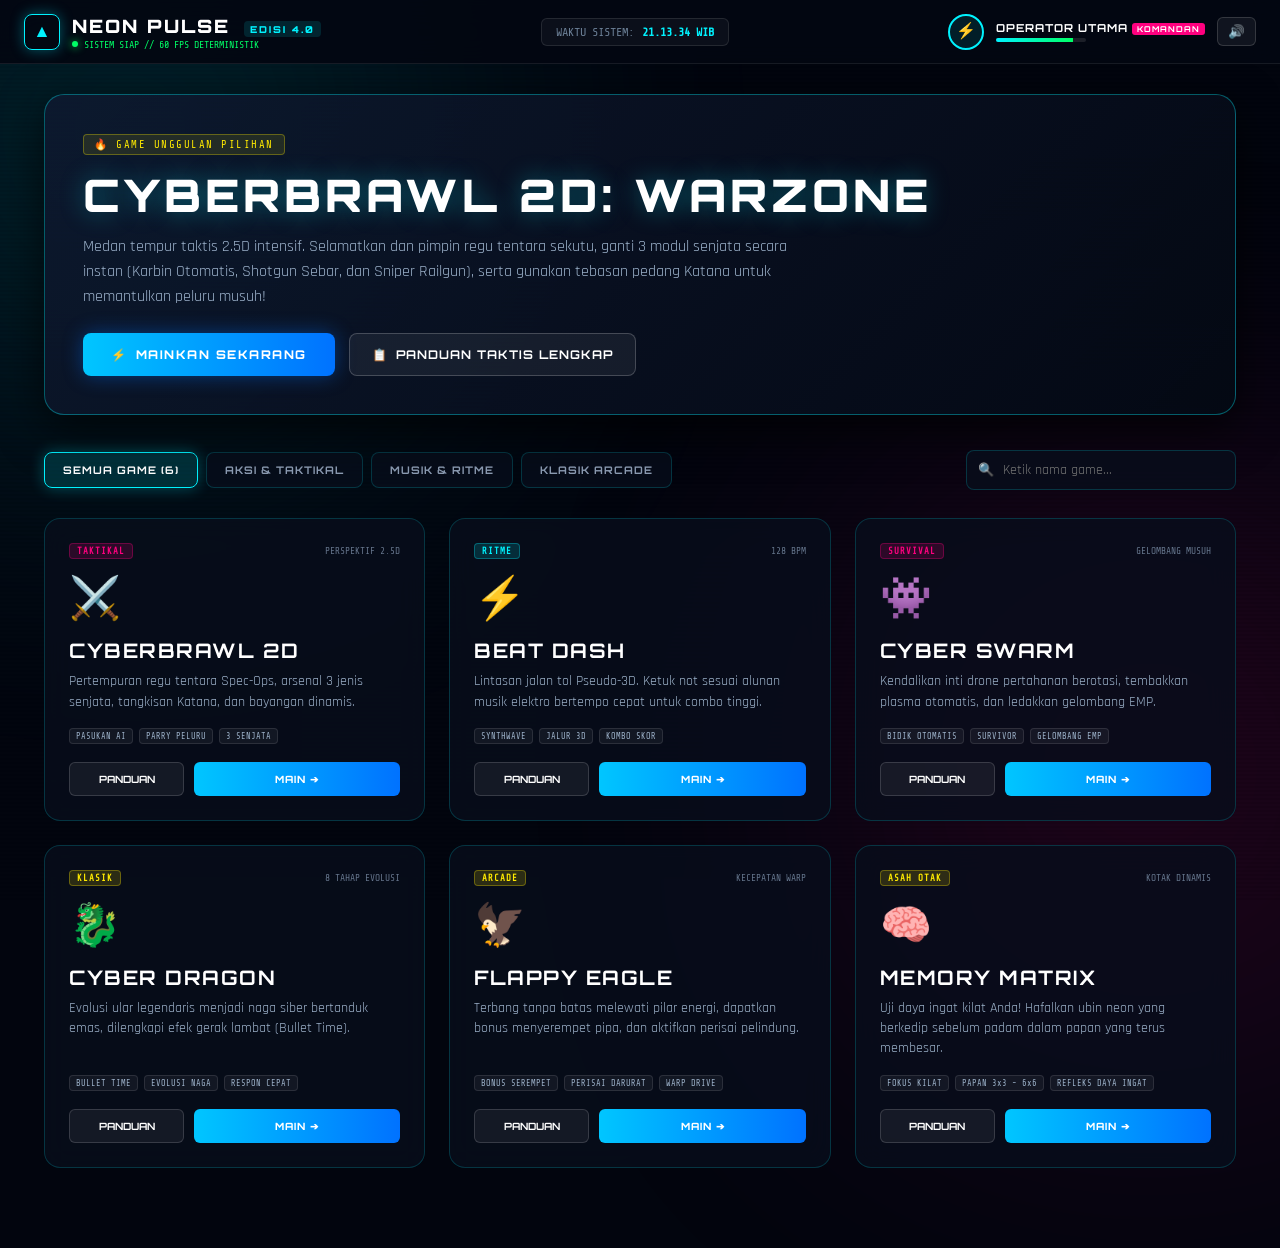
<file: Arcade-Game-Hub/index.html>
<!DOCTYPE html>
<html lang="id">
<head>
  <meta charset="UTF-8">
  <meta name="viewport" content="width=device-width, initial-scale=1.0, maximum-scale=1.0, user-scalable=no">
  <title>NEON PULSE // Portal Game Aksi & Arcade</title>

  <!-- Typography Futuristik -->
  <link rel="preconnect" href="https://fonts.googleapis.com">
  <link rel="preconnect" href="https://fonts.gstatic.com" crossorigin>
  <link href="https://fonts.googleapis.com/css2?family=Orbitron:wght@600;700;800;900&family=Rajdhani:wght@500;600;700&family=Share+Tech+Mono&display=swap" rel="stylesheet">
  
  <link rel="stylesheet" href="style.css">
</head>
<body>

  <!-- Ambient Dynamic Lighting -->
  <div class="ambient-glow bg-cyan"></div>
  <div class="ambient-glow bg-magenta"></div>
  <div class="scanlines-overlay"></div>

  <!-- ========================================================= -->
  <!-- 🌐 HEADER SISTEM (Waktu Nyata, Status Server & Profil)     -->
  <!-- ========================================================= -->
  <header class="os-top-bar">
    <div class="brand-zone">
      <div class="brand-hex">▲</div>
      <div>
        <div class="brand-title">NEON PULSE <span class="os-version">EDISI 4.0</span></div>
        <div class="brand-status"><span class="pulse-dot"></span> SISTEM SIAP // 60 FPS DETERMINISTIK</div>
      </div>
    </div>

    <!-- Jam Digital HUD -->
    <div class="system-clock-card">
      <span class="clock-label">WAKTU SISTEM:</span>
      <span id="hudClock" class="clock-value">00:00:00 WIB</span>
    </div>

    <!-- Profil Operator & Pengatur Audio -->
    <div class="operator-profile">
      <div class="avatar-ring">
        <div class="avatar-img">⚡</div>
      </div>
      <div class="profile-info">
        <div class="operator-id">OPERATOR UTAMA <span class="rank-tag">KOMANDAN</span></div>
        <div class="xp-mini-track">
          <div class="xp-mini-bar" style="width: 85%;"></div>
        </div>
      </div>
      <button id="btnAudioToggle" class="btn-tool" onclick="toggleAudio()" title="Aktif / Matikan Suara">🔊</button>
    </div>
  </header>

  <!-- ========================================================= -->
  <!-- 🏠 LOBBY UTAMA & KATALOG GAME                             -->
  <!-- ========================================================= -->
  <main id="lobbyScreen" class="active">
    
    <!-- Hero Showcase: Game Unggulan -->
    <section class="portal-hero">
      <div class="hero-content">
        <span class="badge-featured">🔥 GAME UNGGULAN PILIHAN</span>
        <h1 class="hero-title">CYBERBRAWL 2D: WARZONE</h1>
        <p class="hero-desc">
          Medan tempur taktis 2.5D intensif. Selamatkan dan pimpin regu tentara sekutu, ganti 3 modul senjata secara instan (Karbin Otomatis, Shotgun Sebar, dan Sniper Railgun), serta gunakan tebasan pedang Katana untuk memantulkan peluru musuh!
        </p>
        <div class="hero-actions">
          <button class="btn-hero-primary" onclick="launchGame('brawl')">
            <span class="btn-icon">⚡</span> MAINKAN SEKARANG
          </button>
          <button class="btn-hero-secondary" onclick="openGameModal('brawl')">
            <span class="btn-icon">📋</span> PANDUAN TAKTIS LENGKAP
          </button>
        </div>
      </div>
    </section>

    <!-- Toolbar: Kategori & Pencarian -->
    <section class="portal-toolbar">
      <div class="filter-tabs" role="tablist">
        <button class="tab-btn active" onclick="filterCategory('all', this)">SEMUA GAME (6)</button>
        <button class="tab-btn" onclick="filterCategory('combat', this)">AKSI & TAKTIKAL</button>
        <button class="tab-btn" onclick="filterCategory('rhythm', this)">MUSIK & RITME</button>
        <button class="tab-btn" onclick="filterCategory('arcade', this)">KLASIK ARCADE</button>
      </div>

      <div class="search-box">
        <span class="search-icon">🔍</span>
        <input type="text" id="gameSearchInput" oninput="handleSearch(this.value)" placeholder="Ketik nama game..." autocomplete="off">
        <span class="search-clear" id="searchClearBtn" onclick="clearSearch()">&times;</span>
      </div>
    </section>

    <!-- Grid Kartu Game 3D Interaktif -->
    <section class="catalog-grid" id="catalogGrid">
      
      <!-- 1. CyberBrawl 2D -->
      <div class="card-3d-wrapper" data-category="combat" data-title="cyberbrawl 2d warzone aksi taktikal tembak perang">
        <div class="card-3d" onclick="launchGame('brawl')">
          <div class="card-glare"></div>
          <div class="card-header">
            <span class="cat-pill combat">TAKTIKAL</span>
            <span class="fps-pill">PERSPEKTIF 2.5D</span>
          </div>
          <div class="card-hero-icon">⚔️</div>
          <h3 class="card-title">CYBERBRAWL 2D</h3>
          <p class="card-summary">Pertempuran regu tentara Spec-Ops, arsenal 3 jenis senjata, tangkisan Katana, dan bayangan dinamis.</p>
          <div class="card-tags">
            <span>PASUKAN AI</span><span>PARRY PELURU</span><span>3 SENJATA</span>
          </div>
          <div class="card-actions">
            <button class="btn-card-intel" onclick="event.stopPropagation(); openGameModal('brawl')">PANDUAN</button>
            <button class="btn-card-deploy">MAIN ➔</button>
          </div>
        </div>
      </div>

      <!-- 2. Beat Dash -->
      <div class="card-3d-wrapper" data-category="rhythm" data-title="beat dash ritme musik lagu synthwave">
        <div class="card-3d" onclick="launchGame('rhythm')">
          <div class="card-glare"></div>
          <div class="card-header">
            <span class="cat-pill rhythm">RITME</span>
            <span class="fps-pill">128 BPM</span>
          </div>
          <div class="card-hero-icon">⚡</div>
          <h3 class="card-title">BEAT DASH</h3>
          <p class="card-summary">Lintasan jalan tol Pseudo-3D. Ketuk not sesuai alunan musik elektro bertempo cepat untuk combo tinggi.</p>
          <div class="card-tags">
            <span>SYNTHWAVE</span><span>JALUR 3D</span><span>KOMBO SKOR</span>
          </div>
          <div class="card-actions">
            <button class="btn-card-intel" onclick="event.stopPropagation(); openGameModal('rhythm')">PANDUAN</button>
            <button class="btn-card-deploy">MAIN ➔</button>
          </div>
        </div>
      </div>

      <!-- 3. Cyber Swarm -->
      <div class="card-3d-wrapper" data-category="combat" data-title="cyber swarm arena survivor robot drone aksi">
        <div class="card-3d" onclick="launchGame('swarm')">
          <div class="card-glare"></div>
          <div class="card-header">
            <span class="cat-pill combat">SURVIVAL</span>
            <span class="fps-pill">GELOMBANG MUSUH</span>
          </div>
          <div class="card-hero-icon">👾</div>
          <h3 class="card-title">CYBER SWARM</h3>
          <p class="card-summary">Kendalikan inti drone pertahanan berotasi, tembakkan plasma otomatis, dan ledakkan gelombang EMP.</p>
          <div class="card-tags">
            <span>BIDIK OTOMATIS</span><span>SURVIVOR</span><span>GELOMBANG EMP</span>
          </div>
          <div class="card-actions">
            <button class="btn-card-intel" onclick="event.stopPropagation(); openGameModal('swarm')">PANDUAN</button>
            <button class="btn-card-deploy">MAIN ➔</button>
          </div>
        </div>
      </div>

      <!-- 4. Cyber Dragon -->
      <div class="card-3d-wrapper" data-category="arcade" data-title="cyber dragon ular snake klasik evolusi naga">
        <div class="card-3d" onclick="launchGame('snake')">
          <div class="card-glare"></div>
          <div class="card-header">
            <span class="cat-pill arcade">KLASIK</span>
            <span class="fps-pill">8 TAHAP EVOLUSI</span>
          </div>
          <div class="card-hero-icon">🐉</div>
          <h3 class="card-title">CYBER DRAGON</h3>
          <p class="card-summary">Evolusi ular legendaris menjadi naga siber bertanduk emas, dilengkapi efek gerak lambat (Bullet Time).</p>
          <div class="card-tags">
            <span>BULLET TIME</span><span>EVOLUSI NAGA</span><span>RESPON CEPAT</span>
          </div>
          <div class="card-actions">
            <button class="btn-card-intel" onclick="event.stopPropagation(); openGameModal('snake')">PANDUAN</button>
            <button class="btn-card-deploy">MAIN ➔</button>
          </div>
        </div>
      </div>

      <!-- 5. Flappy Eagle -->
      <div class="card-3d-wrapper" data-category="arcade" data-title="flappy eagle burung terbang refleks klasik">
        <div class="card-3d" onclick="launchGame('flappy')">
          <div class="card-glare"></div>
          <div class="card-header">
            <span class="cat-pill arcade">ARCADE</span>
            <span class="fps-pill">KECEPATAN WARP</span>
          </div>
          <div class="card-hero-icon">🦅</div>
          <h3 class="card-title">FLAPPY EAGLE</h3>
          <p class="card-summary">Terbang tanpa batas melewati pilar energi, dapatkan bonus menyerempet pipa, dan aktifkan perisai pelindung.</p>
          <div class="card-tags">
            <span>BONUS SEREMPET</span><span>PERISAI DARURAT</span><span>WARP DRIVE</span>
          </div>
          <div class="card-actions">
            <button class="btn-card-intel" onclick="event.stopPropagation(); openGameModal('flappy')">PANDUAN</button>
            <button class="btn-card-deploy">MAIN ➔</button>
          </div>
        </div>
      </div>

      <!-- 6. Memory Matrix -->
      <div class="card-3d-wrapper" data-category="arcade" data-title="memory matrix asah otak memori ubin fokus kuis">
        <div class="card-3d" onclick="launchGame('memory')">
          <div class="card-glare"></div>
          <div class="card-header">
            <span class="cat-pill arcade">ASAH OTAK</span>
            <span class="fps-pill">KOTAK DINAMIS</span>
          </div>
          <div class="card-hero-icon">🧠</div>
          <h3 class="card-title">MEMORY MATRIX</h3>
          <p class="card-summary">Uji daya ingat kilat Anda! Hafalkan ubin neon yang berkedip sebelum padam dalam papan yang terus membesar.</p>
          <div class="card-tags">
            <span>FOKUS KILAT</span><span>PAPAN 3x3 - 6x6</span><span>REFLEKS DAYA INGAT</span>
          </div>
          <div class="card-actions">
            <button class="btn-card-intel" onclick="event.stopPropagation(); openGameModal('memory')">PANDUAN</button>
            <button class="btn-card-deploy">MAIN ➔</button>
          </div>
        </div>
      </div>

    </section>
  </main>

  <!-- ========================================================= -->
  <!-- 📋 MODAL PANDUAN LENGKAP CARA BERMAIN                    -->
  <!-- ========================================================= -->
  <div id="gameModal" class="modal-backdrop">
    <div class="modal-window">
      <div class="modal-header">
        <div class="modal-badge" id="modalBadge">KATEGORI PERMAINAN</div>
        <button class="modal-close" onclick="closeGameModal()">&times;</button>
      </div>

      <div class="modal-body">
        <div class="modal-title-row">
          <span class="modal-icon" id="modalIcon">⚔️</span>
          <div>
            <h2 class="modal-title" id="modalTitle">NAMA GAME</h2>
            <div class="modal-rating" id="modalDifficulty">TINGKAT KESULITAN: ⭐⭐⭐⭐☆</div>
          </div>
        </div>

        <p class="modal-desc" id="modalDesc">Deskripsi misi dan tujuan permainan akan tampil di sini.</p>

        <!-- Ringkasan Statistik -->
        <div class="modal-spec-grid">
          <div class="spec-card">
            <span class="spec-label">REKOR TERTINGGI</span>
            <span class="spec-value highlight" id="modalHighScore">0 POIN</span>
          </div>
          <div class="spec-card">
            <span class="spec-label">ALAT KONTROL</span>
            <span class="spec-value" id="modalControls">KEYBOARD / SENTUH</span>
          </div>
          <div class="spec-card">
            <span class="spec-label">TIPE PERMAINAN</span>
            <span class="spec-value" id="modalEngine">TUNGGAL (OFFLINE)</span>
          </div>
        </div>

        <!-- Panduan Kontrol & Tombol -->
        <div class="modal-section-title">⌨️ PANDUAN KONTROL & TOMBOL</div>
        <div class="modal-controls-table" id="modalControlsTable">
          <!-- Diisi via JavaScript -->
        </div>

        <!-- Trik & Tips Master -->
        <div class="modal-section-title">💡 TRIK & CARA BERTAHAN HIDUP</div>
        <div class="modal-tips-box" id="modalTipsBox">
          <!-- Diisi via JavaScript -->
        </div>
      </div>

      <div class="modal-footer">
        <button class="btn-modal-cancel" onclick="closeGameModal()">TUTUP</button>
        <button class="btn-modal-deploy" id="modalDeployBtn">LUNCURKAN & MAINKAN ➔</button>
      </div>
    </div>
  </div>

  <!-- ========================================================= -->
  <!-- 🕹️ VIEWPORT & KONTROL GAME AKTIF                         -->
  <!-- ========================================================= -->
  <div id="gameScreen">
    <div class="platform-bar">
      <button class="btn-back" onclick="exitToLobby()">
        <span class="key-badge">ESC</span> 🏠 KEMBALI KE LOBBY
      </button>
      <div id="activeGameTitle" class="active-game-title">SEDANG BERMAIN</div>
      <div class="engine-badge">SINTETIK AUDIO // 60 FPS DETERMINISTIK</div>
    </div>

    <div id="viewportContainer" class="arcade-mode">
      <canvas id="gameCanvas" width="720" height="1080"></canvas>

      <!-- HUD Khusus CyberBrawl 2D -->
      <div id="brawlHud" class="brawl-hud hidden">
        <div class="brawl-card player-stats">
          <div class="player-header">
            <span class="badge-level" id="brawlLevel">LV. 1</span>
            <span class="player-name">KOMANDAN_OPERATOR</span>
          </div>
          <div class="bar-container hp-bar-bg">
            <div class="bar-fill hp-bar-fill" id="brawlHpBar"></div>
            <span class="bar-text" id="brawlHpText">180 / 180</span>
          </div>
        </div>

        <div class="brawl-top-right">
          <div class="brawl-card match-info">
            <span>MUSUH AKTIF: <b id="brawlAlive">0</b></span>
            <span>ELIMINASI: <b id="brawlKills">0</b></span>
          </div>
        </div>

        <!-- Indikator Senjata Aktif -->
        <div class="brawl-weapons-deck">
          <div class="wep-card active" id="wepSlot0">
            <span class="wep-key">1</span>
            <span class="wep-name">M4-KARBIN</span>
          </div>
          <div class="wep-card" id="wepSlot1">
            <span class="wep-key">2</span>
            <span class="wep-name">SHOTGUN</span>
          </div>
          <div class="wep-card" id="wepSlot2">
            <span class="wep-key">3</span>
            <span class="wep-name">RAILGUN</span>
          </div>
        </div>
      </div>
    </div>

    <footer class="hud-panel" id="arcadeHudPanel">
      <div class="hud-content" id="gameInfo">Gunakan keyboard atau sentuhan layar untuk bermain.</div>
    </footer>
  </div>

  <!-- Pemuatan Modul Skrip -->
  <script src="js/main.js"></script>
  <script src="js/flappy.js"></script>
  <script src="js/snake.js"></script>
  <script src="js/memory.js"></script>
  <script src="js/rhythm.js"></script>
  <script src="js/swarm.js"></script>
  <script src="js/brawl.js"></script>
</body>
</html>
</file>
<file: Arcade-Game-Hub/style.css>
/* =================================================================
   🔥 NEON PULSE OS v5.0 // COMPLETE CYBER ARCADE PLATFORM STYLING
   ================================================================= */

:root {
  --bg-deep: #02050e;
  --bg-card: rgba(8, 14, 28, 0.8);
  --bg-card-hover: rgba(14, 25, 50, 0.9);
  --neon-cyan: #00f2fe;
  --neon-cyan-glow: rgba(0, 242, 254, 0.35);
  --neon-magenta: #ff007f;
  --neon-green: #00ff66;
  --neon-amber: #ffea00;
  --border-glass: 1px solid rgba(0, 242, 254, 0.18);
  --border-active: 1px solid rgba(0, 242, 254, 0.6);
  
  --font-title: 'Orbitron', monospace, sans-serif;
  --font-body: 'Rajdhani', sans-serif;
  --font-mono: 'Share Tech Mono', monospace;
}

* {
  box-sizing: border-box;
  margin: 0;
  padding: 0;
  -webkit-user-select: none;
  user-select: none;
  -webkit-tap-highlight-color: transparent;
}

body, html {
  width: 100%;
  min-height: 100vh;
  background-color: var(--bg-deep);
  color: #ffffff;
  font-family: var(--font-body);
  overflow-x: hidden;
  scrollbar-width: thin;
  scrollbar-color: var(--neon-cyan) var(--bg-deep);
}

::-webkit-scrollbar { width: 6px; }
::-webkit-scrollbar-track { background: var(--bg-deep); }
::-webkit-scrollbar-thumb {
  background: linear-gradient(180deg, var(--neon-cyan), var(--neon-magenta));
  border-radius: 3px;
}

/* Ambient Lighting Background */
.ambient-glow {
  position: fixed;
  width: 500px;
  height: 500px;
  border-radius: 50%;
  filter: blur(180px);
  z-index: 0;
  pointer-events: none;
  opacity: 0.22;
}
.bg-cyan { background: var(--neon-cyan); top: -120px; left: -120px; }
.bg-magenta { background: var(--neon-magenta); bottom: -120px; right: -120px; }

.scanlines-overlay {
  position: fixed;
  top: 0; left: 0; right: 0; bottom: 0;
  background: linear-gradient(rgba(18, 16, 16, 0) 50%, rgba(0, 0, 0, 0.15) 50%);
  background-size: 100% 4px;
  pointer-events: none;
  z-index: 1;
  opacity: 0.35;
}

/* ========================================================= */
/* 🌐 TOP COMMAND BAR (HUD HEADER)                           */
/* ========================================================= */
.os-top-bar {
  position: sticky;
  top: 0;
  width: 100%;
  height: 64px;
  background: rgba(3, 7, 18, 0.92);
  border-bottom: 1px solid rgba(255, 255, 255, 0.08);
  display: flex;
  justify-content: space-between;
  align-items: center;
  padding: 0 24px;
  -webkit-backdrop-filter: blur(16px);
  backdrop-filter: blur(16px);
  z-index: 50;
}

.brand-zone { display: flex; align-items: center; gap: 12px; }
.brand-hex {
  width: 36px; height: 36px;
  border: 1px solid var(--neon-cyan);
  border-radius: 8px;
  display: flex; align-items: center; justify-content: center;
  color: var(--neon-cyan);
  box-shadow: 0 0 14px var(--neon-cyan-glow);
  font-size: 1.1rem;
}
.brand-title { font-family: var(--font-title); font-size: 1.15rem; font-weight: 900; letter-spacing: 2px; }
.os-version { font-size: 9.5px; color: var(--neon-cyan); background: rgba(0, 242, 254, 0.12); padding: 2px 6px; border-radius: 4px; margin-left: 6px; }
.brand-status { font-family: var(--font-mono); font-size: 10px; color: #00ff66; display: flex; align-items: center; gap: 6px; margin-top: 2px; }
.pulse-dot { width: 6px; height: 6px; background: #00ff66; border-radius: 50%; box-shadow: 0 0 8px #00ff66; animation: pulse-live 1.2s infinite ease-in-out; }

.system-clock-card { font-family: var(--font-mono); font-size: 12px; background: rgba(255, 255, 255, 0.04); border: 1px solid rgba(255, 255, 255, 0.1); padding: 6px 14px; border-radius: 6px; display: flex; gap: 8px; }
.clock-label { color: #6b7f96; }
.clock-value { color: var(--neon-cyan); font-weight: bold; }

.operator-profile { display: flex; align-items: center; gap: 12px; }
.avatar-ring { width: 36px; height: 36px; border-radius: 50%; border: 2px solid var(--neon-cyan); display: flex; align-items: center; justify-content: center; background: rgba(0, 242, 254, 0.1); }
.operator-id { font-family: var(--font-title); font-size: 11px; font-weight: 700; letter-spacing: 1px; }
.rank-tag { background: var(--neon-magenta); color: #fff; font-size: 8px; padding: 1px 5px; border-radius: 3px; }
.xp-mini-track { width: 90px; height: 4px; background: rgba(255, 255, 255, 0.1); border-radius: 2px; margin-top: 3px; overflow: hidden; }
.xp-mini-bar { height: 100%; background: linear-gradient(90deg, var(--neon-cyan), var(--neon-green)); }
.btn-tool { background: rgba(255, 255, 255, 0.06); border: 1px solid rgba(255, 255, 255, 0.15); color: #fff; border-radius: 6px; padding: 6px 10px; cursor: pointer; transition: all 0.2s; }
.btn-tool:hover { background: rgba(0, 242, 254, 0.2); border-color: var(--neon-cyan); }

/* ========================================================= */
/* 🏠 LOBBY SCREEN & HERO SHOWCASE                           */
/* ========================================================= */
#lobbyScreen { position: relative; z-index: 2; max-width: 1240px; margin: 0 auto; padding: 30px 24px 80px; display: none; }
#lobbyScreen.active { display: block; }

.portal-hero {
  position: relative;
  background: linear-gradient(135deg, rgba(14, 25, 48, 0.85) 0%, rgba(4, 9, 20, 0.95) 100%);
  border: 1px solid rgba(0, 242, 254, 0.35);
  border-radius: 20px;
  padding: 38px;
  margin-bottom: 35px;
  box-shadow: 0 15px 45px rgba(0, 0, 0, 0.7);
  overflow: hidden;
}

.badge-featured {
  display: inline-block;
  font-family: var(--font-mono);
  font-size: 10.5px;
  color: var(--neon-amber);
  background: rgba(255, 234, 0, 0.1);
  border: 1px solid rgba(255, 234, 0, 0.3);
  padding: 3px 10px;
  border-radius: 4px;
  margin-bottom: 12px;
  letter-spacing: 1.5px;
}

.hero-title { font-family: var(--font-title); font-size: 2.8rem; font-weight: 900; letter-spacing: 4px; text-shadow: 0 0 25px var(--neon-cyan-glow); margin-bottom: 12px; }
.hero-desc { font-size: 15.5px; color: #9db3cc; line-height: 1.6; max-width: 720px; margin-bottom: 24px; }
.hero-actions { display: flex; gap: 14px; }

.btn-hero-primary {
  background: linear-gradient(90deg, #00c6ff, #0072ff);
  border: none; color: #fff;
  font-family: var(--font-title); font-size: 12px; font-weight: 800; letter-spacing: 1.5px;
  padding: 13px 28px; border-radius: 8px; cursor: pointer;
  box-shadow: 0 0 20px rgba(0, 114, 255, 0.4);
  transition: all 0.25s ease;
  display: flex; align-items: center; gap: 8px;
}
.btn-hero-primary:hover { transform: translateY(-2px); box-shadow: 0 0 30px rgba(0, 198, 255, 0.6); }

.btn-hero-secondary {
  background: rgba(255, 255, 255, 0.06);
  border: 1px solid rgba(255, 255, 255, 0.2);
  color: #fff;
  font-family: var(--font-title); font-size: 12px; font-weight: 700; letter-spacing: 1px;
  padding: 13px 22px; border-radius: 8px; cursor: pointer;
  transition: all 0.2s;
  display: flex; align-items: center; gap: 8px;
}
.btn-hero-secondary:hover { background: rgba(255, 255, 255, 0.12); border-color: var(--neon-cyan); }

/* Toolbar: Tabs & Search */
.portal-toolbar { display: flex; justify-content: space-between; align-items: center; gap: 16px; margin-bottom: 28px; flex-wrap: wrap; }
.filter-tabs { display: flex; gap: 8px; }

.tab-btn {
  background: var(--bg-card);
  border: var(--border-glass);
  border-radius: 8px;
  color: #8c9cb3;
  font-family: var(--font-title); font-size: 10.5px; font-weight: 700; letter-spacing: 1px;
  padding: 10px 18px; cursor: pointer;
  transition: all 0.2s ease;
}
.tab-btn:hover { color: #fff; border-color: rgba(0, 242, 254, 0.4); }
.tab-btn.active {
  background: rgba(0, 242, 254, 0.15);
  border-color: var(--neon-cyan);
  color: #fff;
  box-shadow: 0 0 15px rgba(0, 242, 254, 0.3);
}

.search-box { position: relative; display: flex; align-items: center; min-width: 270px; }
.search-box input {
  width: 100%; background: var(--bg-card); border: var(--border-glass);
  border-radius: 8px; padding: 10px 36px; color: #fff;
  font-family: var(--font-body); font-size: 14px; outline: none; transition: all 0.2s;
}
.search-box input:focus { border-color: var(--neon-cyan); box-shadow: 0 0 15px rgba(0, 242, 254, 0.3); }
.search-icon { position: absolute; left: 12px; font-size: 13px; color: #64748b; }
.search-clear { position: absolute; right: 12px; font-size: 18px; color: #64748b; cursor: pointer; display: none; }
.search-clear.active { display: block; }

/* Grid Kartu Game 3D */
.catalog-grid { display: grid; grid-template-columns: repeat(auto-fill, minmax(340px, 1fr)); gap: 24px; }
.card-3d-wrapper { transition: transform 0.1s ease-out; }
.card-3d {
  position: relative; background: var(--bg-card); border: var(--border-glass);
  border-radius: 16px; padding: 24px; -webkit-backdrop-filter: blur(14px); backdrop-filter: blur(14px);
  cursor: pointer; display: flex; flex-direction: column; height: 100%;
  transition: border-color 0.25s, box-shadow 0.25s; overflow: hidden;
}
.card-3d:hover {
  border-color: var(--neon-cyan);
  box-shadow: 0 16px 36px rgba(0, 0, 0, 0.8), 0 0 24px rgba(0, 242, 254, 0.25);
}

.card-glare { position: absolute; top: 0; left: 0; right: 0; bottom: 0; pointer-events: none; border-radius: 16px; opacity: 0; transition: opacity 0.2s; }
.card-3d:hover .card-glare { opacity: 1; }

.card-header { display: flex; justify-content: space-between; align-items: center; margin-bottom: 14px; }
.cat-pill { font-family: var(--font-mono); font-size: 9px; font-weight: bold; padding: 2px 7px; border-radius: 4px; letter-spacing: 1px; }
.cat-pill.combat { background: rgba(255, 0, 127, 0.15); color: var(--neon-magenta); border: 1px solid rgba(255, 0, 127, 0.3); }
.cat-pill.rhythm { background: rgba(0, 242, 254, 0.15); color: var(--neon-cyan); border: 1px solid rgba(0, 242, 254, 0.3); }
.cat-pill.arcade { background: rgba(255, 234, 0, 0.15); color: var(--neon-amber); border: 1px solid rgba(255, 234, 0, 0.3); }
.fps-pill { font-family: var(--font-mono); font-size: 9.5px; color: #64748b; }

.card-hero-icon { font-size: 2.6rem; margin-bottom: 12px; }
.card-title { font-family: var(--font-title); font-size: 1.25rem; letter-spacing: 1.5px; margin-bottom: 8px; }
.card-summary { font-size: 13.5px; color: #9cb1c9; line-height: 1.5; margin-bottom: 16px; flex-grow: 1; }
.card-tags { display: flex; gap: 6px; margin-bottom: 18px; flex-wrap: wrap; }
.card-tags span { font-family: var(--font-mono); font-size: 8.5px; background: rgba(255, 255, 255, 0.05); border: 1px solid rgba(255, 255, 255, 0.1); color: #9cb1c9; padding: 2px 6px; border-radius: 4px; }

.card-actions { display: flex; gap: 10px; }
.btn-card-intel {
  flex: 1; background: rgba(255, 255, 255, 0.06); border: 1px solid rgba(255, 255, 255, 0.15);
  color: #fff; font-family: var(--font-title); font-size: 10px; font-weight: 700;
  padding: 10px; border-radius: 6px; cursor: pointer; transition: all 0.2s;
}
.btn-card-intel:hover { background: rgba(0, 242, 254, 0.15); border-color: var(--neon-cyan); }
.btn-card-deploy {
  flex: 2; background: linear-gradient(90deg, #00c6ff, #0072ff); border: none; color: #fff;
  font-family: var(--font-title); font-size: 10px; font-weight: 800; letter-spacing: 1px;
  padding: 10px; border-radius: 6px; cursor: pointer; transition: opacity 0.2s;
}
.btn-card-deploy:hover { opacity: 0.9; }

/* ========================================================= */
/* 📋 MODAL PANDUAN TAKTIS LENGKAP                           */
/* ========================================================= */
.modal-backdrop {
  position: fixed;
  top: 0; left: 0; right: 0; bottom: 0;
  background: rgba(0, 0, 0, 0.85);
  -webkit-backdrop-filter: blur(14px);
  backdrop-filter: blur(14px);
  z-index: 150;
  display: none;
  justify-content: center;
  align-items: center;
  padding: 20px;
}
.modal-backdrop.active { display: flex; animation: modal-fade 0.2s ease-out; }

.modal-window {
  width: 100%;
  max-width: 620px;
  max-height: 90vh;
  overflow-y: auto;
  background: #090f1d;
  border: 1px solid rgba(0, 242, 254, 0.35);
  border-radius: 18px;
  padding: 26px;
  box-shadow: 0 20px 60px rgba(0, 0, 0, 0.9), 0 0 30px rgba(0, 242, 254, 0.2);
}

.modal-header { display: flex; justify-content: space-between; align-items: center; margin-bottom: 16px; }
.modal-badge { font-family: var(--font-mono); font-size: 10px; color: var(--neon-cyan); background: rgba(0, 242, 254, 0.1); padding: 3px 8px; border-radius: 4px; letter-spacing: 1px; }
.modal-close { background: none; border: none; color: #64748b; font-size: 26px; cursor: pointer; transition: color 0.2s; }
.modal-close:hover { color: #fff; }

.modal-title-row { display: flex; align-items: center; gap: 14px; margin-bottom: 12px; }
.modal-icon { font-size: 2.8rem; }
.modal-title { font-family: var(--font-title); font-size: 1.5rem; letter-spacing: 2px; }
.modal-rating { font-family: var(--font-mono); font-size: 11px; color: var(--neon-amber); margin-top: 3px; }
.modal-desc { font-size: 14.5px; color: #94a3b8; line-height: 1.6; margin-bottom: 18px; }

.modal-spec-grid { display: grid; grid-template-columns: repeat(3, 1fr); gap: 10px; margin-bottom: 20px; }
.spec-card { background: rgba(255, 255, 255, 0.03); border: 1px solid rgba(255, 255, 255, 0.08); border-radius: 8px; padding: 8px 10px; display: flex; flex-direction: column; }
.spec-label { font-family: var(--font-mono); font-size: 8.5px; color: #64748b; }
.spec-value { font-family: var(--font-title); font-size: 11.5px; font-weight: bold; margin-top: 2px; }
.spec-value.highlight { color: var(--neon-amber); }

.modal-section-title { font-family: var(--font-title); font-size: 11.5px; letter-spacing: 1px; color: var(--neon-cyan); margin: 18px 0 8px; }

.modal-controls-table { background: rgba(0, 0, 0, 0.4); border: 1px solid rgba(255, 255, 255, 0.06); border-radius: 8px; overflow: hidden; margin-bottom: 14px; }
.control-row { display: flex; justify-content: space-between; align-items: center; padding: 8px 12px; border-bottom: 1px solid rgba(255, 255, 255, 0.04); font-size: 13px; }
.control-row:last-child { border-bottom: none; }
.control-key { font-family: var(--font-mono); font-weight: bold; color: var(--neon-cyan); background: rgba(0, 242, 254, 0.08); padding: 2px 7px; border-radius: 4px; border: 1px solid rgba(0, 242, 254, 0.2); }
.control-desc { color: #cbd5e1; }

.modal-tips-box { background: rgba(0, 255, 102, 0.04); border: 1px solid rgba(0, 255, 102, 0.2); border-radius: 8px; padding: 12px 14px; font-size: 13px; color: #d1fae5; line-height: 1.6; }
.modal-tips-box ul { padding-left: 18px; margin-top: 6px; }

.modal-footer { display: flex; justify-content: flex-end; gap: 12px; margin-top: 24px; }
.btn-modal-cancel { background: rgba(255, 255, 255, 0.06); border: 1px solid rgba(255, 255, 255, 0.15); color: #fff; font-family: var(--font-title); font-size: 11px; padding: 11px 20px; border-radius: 6px; cursor: pointer; }
.btn-modal-deploy { background: linear-gradient(90deg, #00c6ff, #0072ff); border: none; color: #fff; font-family: var(--font-title); font-size: 11px; font-weight: 800; letter-spacing: 1px; padding: 11px 24px; border-radius: 6px; cursor: pointer; }

/* ========================================================= */
/* 🕹️ GAME VIEWPORT CONTAINER & STRICT HUD ISOLATION         */
/* ========================================================= */
#gameScreen {
  position: fixed;
  top: 0; left: 0;
  width: 100%; height: 100%;
  background: #020408;
  z-index: 100;
  display: none;
  flex-direction: column;
}
#gameScreen.active { display: flex; }

.platform-bar {
  height: 50px;
  background: rgba(6, 12, 22, 0.95);
  border-bottom: 1px solid rgba(255, 255, 255, 0.08);
  display: flex;
  justify-content: space-between;
  align-items: center;
  padding: 0 20px;
  -webkit-backdrop-filter: blur(12px);
  backdrop-filter: blur(12px);
  z-index: 10;
}

.btn-back {
  background: rgba(255, 255, 255, 0.06);
  border: 1px solid rgba(255, 255, 255, 0.15);
  color: #fff;
  font-family: var(--font-title);
  font-size: 10.5px;
  padding: 7px 14px;
  border-radius: 6px;
  cursor: pointer;
  display: flex;
  align-items: center;
  gap: 8px;
  transition: all 0.2s;
}
.btn-back:hover { background: rgba(255, 0, 85, 0.25); border-color: var(--neon-magenta); }
.key-badge { background: rgba(255, 255, 255, 0.12); padding: 1px 5px; border-radius: 3px; font-size: 8.5px; }

.active-game-title { font-family: var(--font-title); font-size: 13px; letter-spacing: 2px; color: var(--neon-cyan); }
.engine-badge { font-family: var(--font-mono); font-size: 10.5px; color: #64748b; }

#viewportContainer {
  flex-grow: 1;
  position: relative;
  display: flex;
  justify-content: center;
  align-items: center;
  overflow: hidden;
}

/* KUNCI PERBAIKAN: HILANGKAN HUD BRAWL SECARA MUTLAK SAAT BUKAN GAME BRAWL */
.hidden,
#brawlHud.hidden,
.brawl-hud.hidden {
  display: none !important;
}

#brawlHud.hidden .brawl-card,
#brawlHud.hidden .brawl-top-right,
#brawlHud.hidden .brawl-weapons-deck {
  display: none !important;
}

/* TATA LETAK HUD BRAWL SAAT AKTIF (HANYA CYBERBRAWL) */
.brawl-hud:not(.hidden) {
  position: absolute;
  top: 0; left: 0;
  width: 100%; height: 100%;
  pointer-events: none;
  padding: 18px 24px;
  display: flex;
  flex-direction: column;
  justify-content: space-between;
  z-index: 25;
}

.brawl-card {
  background: rgba(6, 12, 22, 0.85);
  border: 1px solid rgba(0, 242, 254, 0.3);
  border-radius: 8px;
  padding: 8px 14px;
  backdrop-filter: blur(10px);
  pointer-events: auto;
}
.player-stats { width: 220px; }
.badge-level { background: var(--neon-cyan); color: #000; font-family: var(--font-title); font-size: 10px; padding: 2px 5px; border-radius: 3px; font-weight: 800; }
.player-name { font-family: var(--font-mono); font-size: 11px; margin-left: 6px; }

.bar-container {
  width: 100%; height: 12px;
  background: rgba(255, 255, 255, 0.1);
  border-radius: 3px;
  position: relative;
  overflow: hidden;
  margin-top: 4px;
}
.hp-bar-fill { background: linear-gradient(90deg, #ff0055, #00ff66); height: 100%; width: 100%; }
.bar-text { position: absolute; top: 50%; left: 50%; transform: translate(-50%, -50%); font-family: var(--font-mono); font-size: 8.5px; font-weight: 700; }

.brawl-top-right { position: absolute; top: 18px; right: 24px; }
.match-info { font-family: var(--font-mono); font-size: 11px; display: flex; gap: 10px; }

/* Deck Senjata CyberBrawl */
.brawl-weapons-deck {
  position: absolute;
  bottom: 20px;
  left: 50%;
  transform: translateX(-50%);
  display: flex;
  gap: 10px;
  z-index: 20;
}
.wep-card {
  background: rgba(6, 12, 22, 0.85);
  border: 1px solid rgba(255, 255, 255, 0.15);
  border-radius: 8px;
  padding: 6px 12px;
  display: flex;
  align-items: center;
  gap: 8px;
  -webkit-backdrop-filter: blur(8px);
  backdrop-filter: blur(8px);
  transition: all 0.2s;
}
.wep-card .wep-key { font-family: var(--font-mono); font-size: 10px; background: rgba(255, 255, 255, 0.1); padding: 1px 5px; border-radius: 3px; color: #94a3b8; }
.wep-card .wep-name { font-family: var(--font-title); font-size: 9px; font-weight: 700; color: #94a3b8; }
.wep-card.active { border-color: var(--neon-cyan); background: rgba(0, 242, 254, 0.18); box-shadow: 0 0 14px rgba(0, 242, 254, 0.35); }
.wep-card.active .wep-name { color: #fff; }

/* ========================================================= */
/* 🕹️ MODE ARCADE: KONSOL MEWAH (MENGISI PENUH LAYAR LEBAR)  */
/* ========================================================= */
#viewportContainer.arcade-mode {
  background: radial-gradient(circle at center, rgba(14, 25, 48, 0.7) 0%, rgba(2, 5, 14, 0.98) 100%);
  display: flex;
  justify-content: center;
  align-items: center;
  padding: 20px;
}

#viewportContainer.arcade-mode canvas#gameCanvas {
  width: 440px;
  height: 660px;
  max-height: 80vh;
  border-radius: 18px;
  border: 2px solid rgba(0, 242, 254, 0.45);
  box-shadow: 0 0 60px rgba(0, 242, 254, 0.2), 0 25px 70px rgba(0, 0, 0, 0.95);
  background: #02040a;
}

/* MODE FULLSCREEN (KHUSUS CYBERBRAWL 2D) */
#viewportContainer.fullscreen-mode canvas#gameCanvas {
  width: 100% !important;
  height: 100% !important;
  border-radius: 0;
  border: none;
}

.hud-panel {
  background: rgba(4, 9, 20, 0.95);
  border-top: 1px solid rgba(255, 255, 255, 0.08);
  padding: 10px 16px;
  text-align: center;
  font-size: 13.5px;
  color: #8c9cb3;
}
.hud-panel b { color: var(--neon-cyan); }

@keyframes pulse-live { 0%, 100% { opacity: 1; transform: scale(1); } 50% { opacity: 0.3; transform: scale(0.85); } }
@keyframes modal-fade { from { opacity: 0; transform: scale(0.96); } to { opacity: 1; transform: scale(1); } }
</file>
